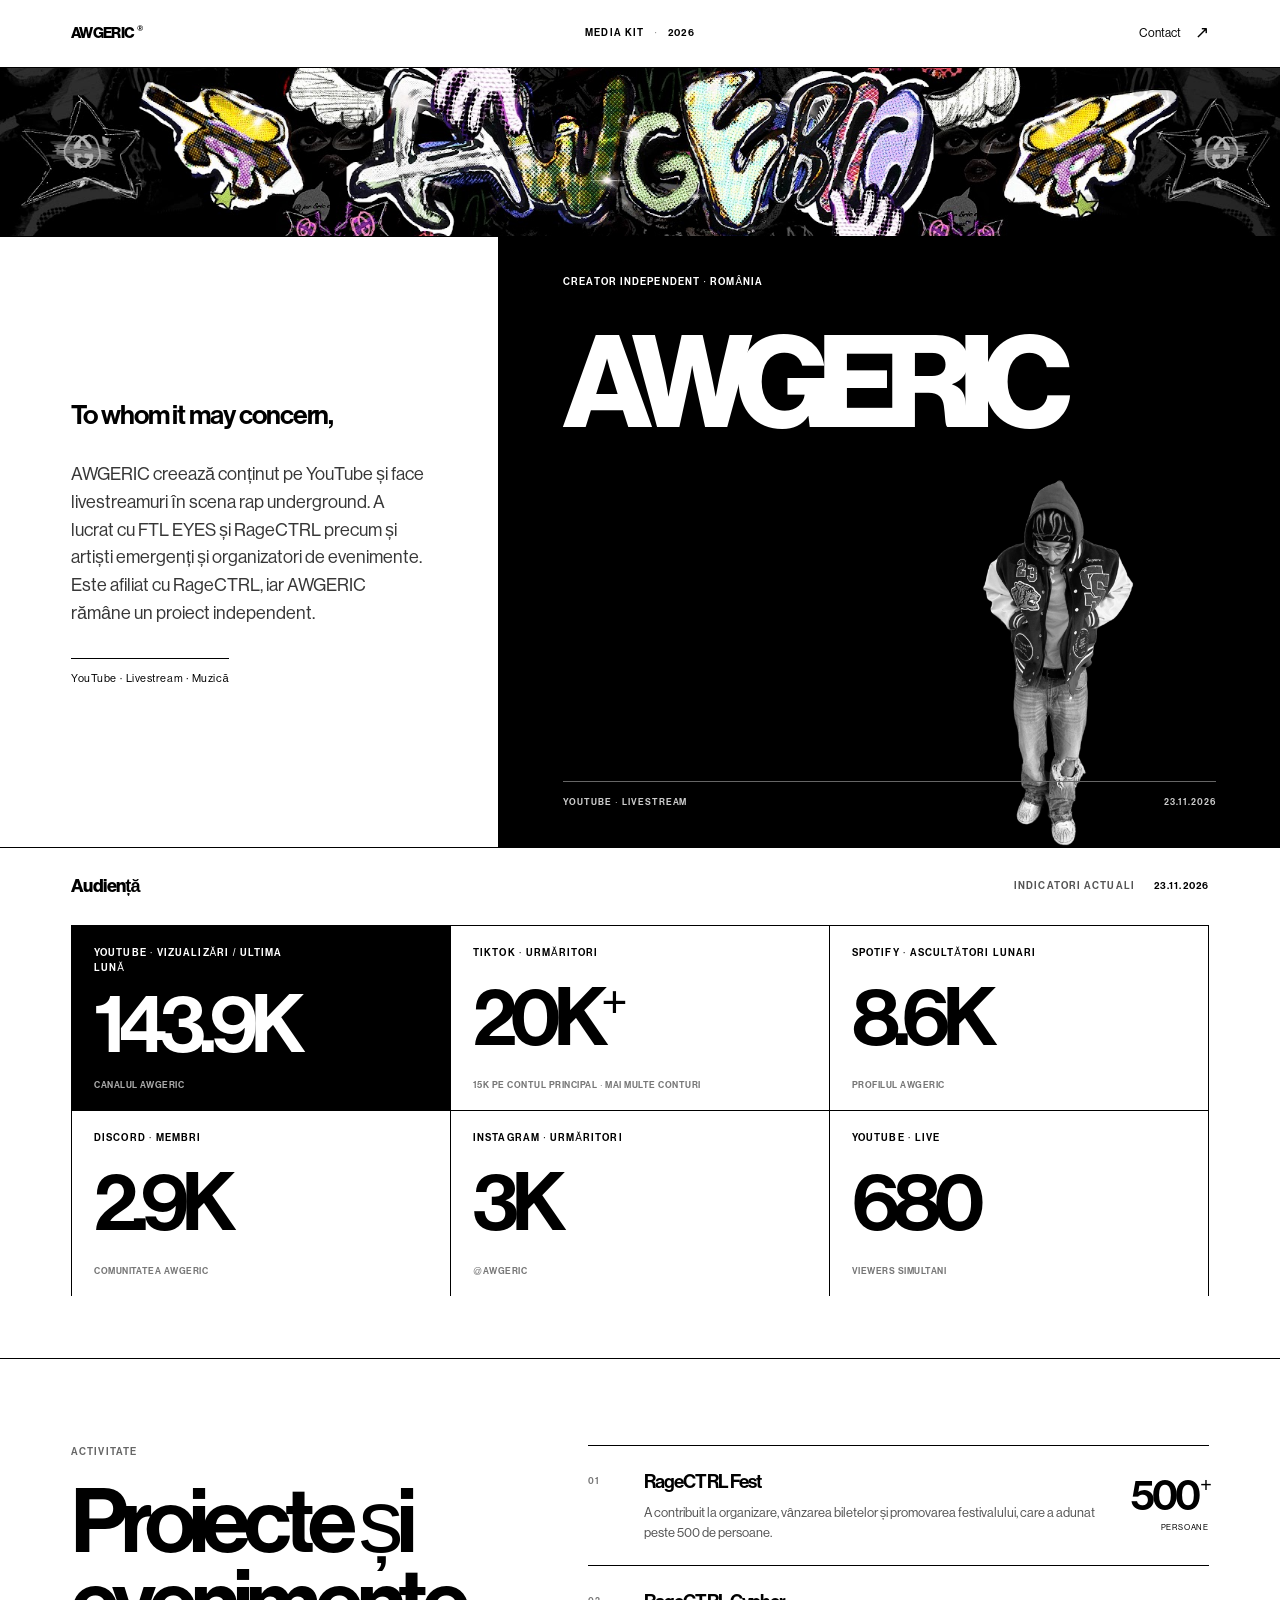
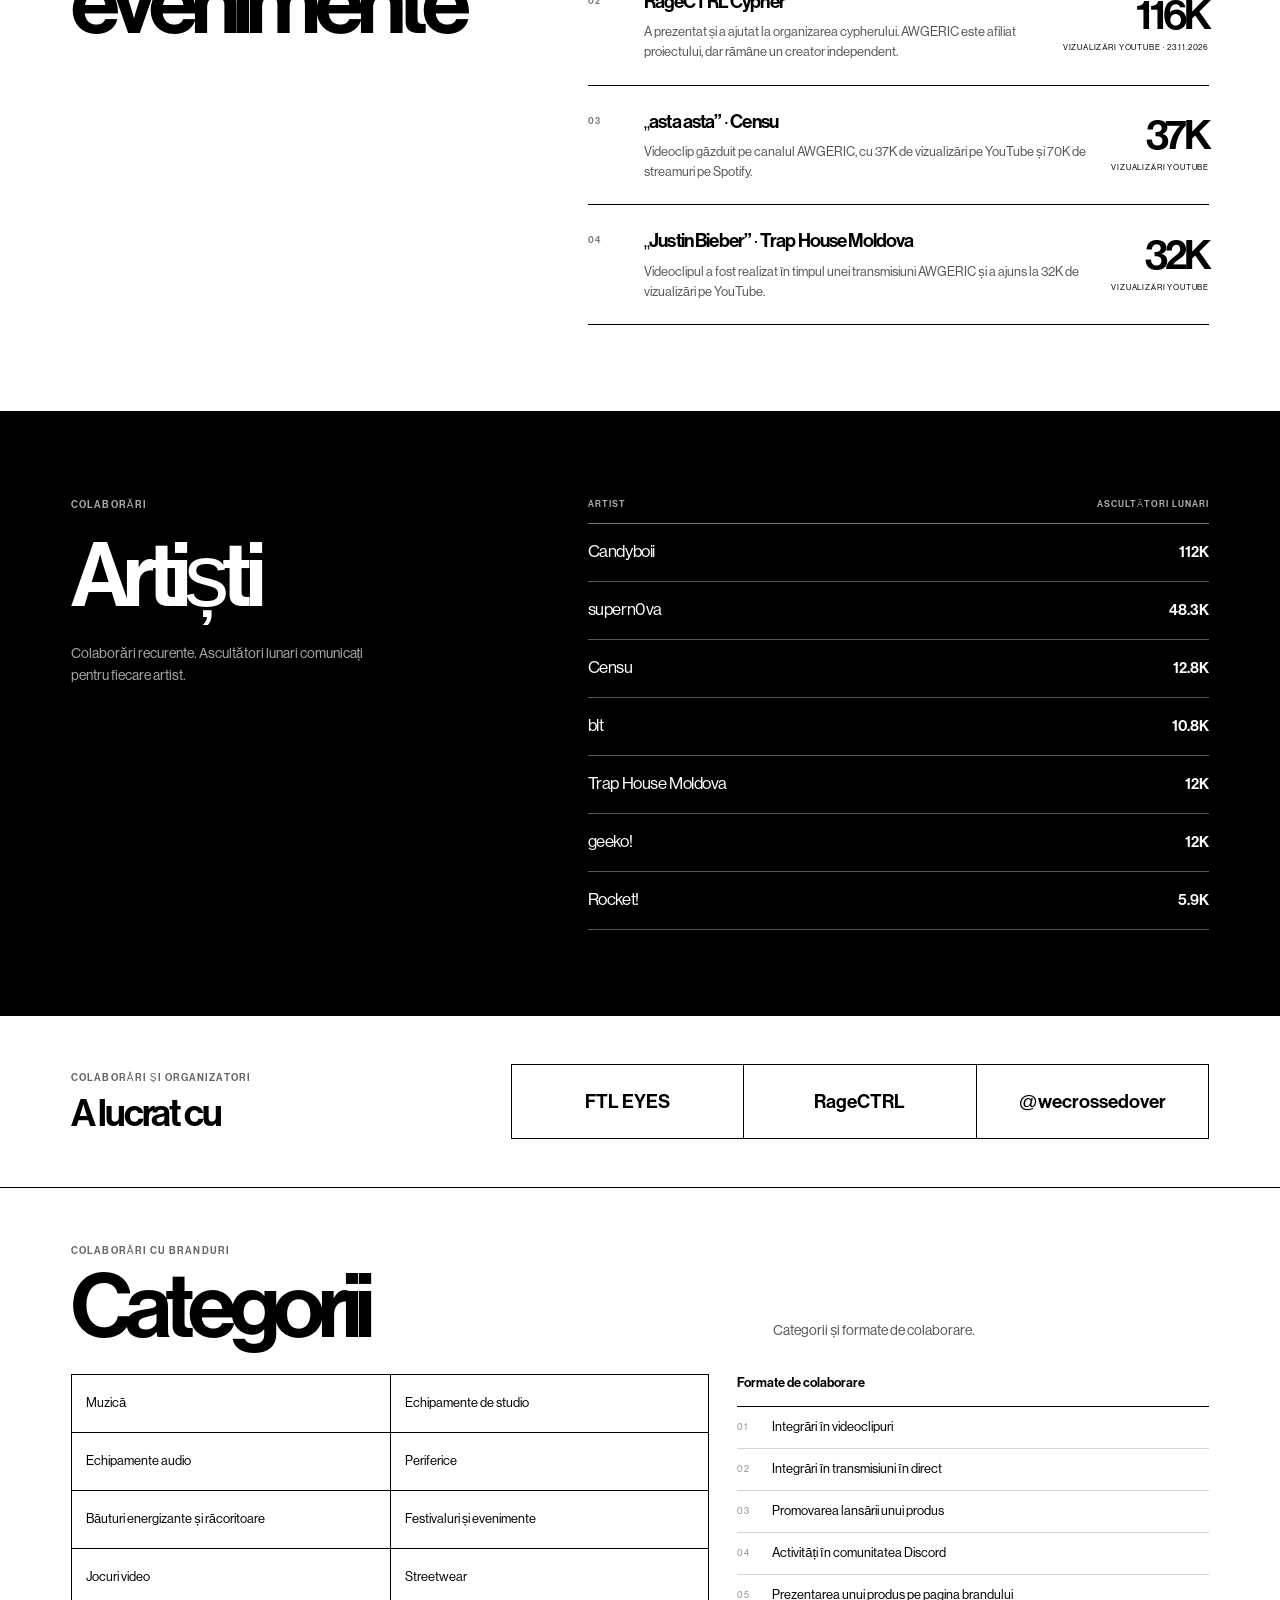
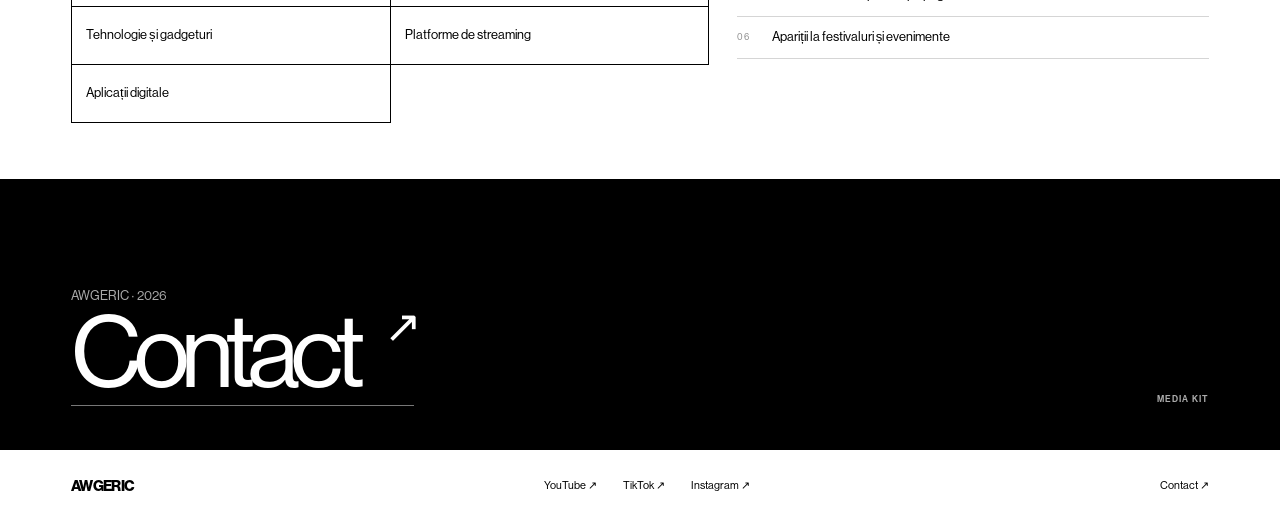
<file: index.html>
<!doctype html>
<html lang="ro">
<head>
  <meta charset="utf-8">
  <meta name="viewport" content="width=device-width, initial-scale=1">
  <meta name="theme-color" content="#ffffff">
  <meta name="description" content="AWGERIC. Creator de conținut, muzică și cultură digitală. Media kit 2026.">
  <title>AWGERIC · Media kit</title>
  <link rel="stylesheet" href="assets/site.css">
  <script src="assets/site.js" defer></script>
</head>
<body>
  <header class="masthead">
    <a class="wordmark" href="index.html" aria-label="AWGERIC, pagina principală">AWGERIC<span>®</span></a>
    <span class="masthead-note">MEDIA KIT <span>·</span> 2026</span>
    <a class="masthead-contact" href="contact.html">Contact <b aria-hidden="true">↗</b></a>
  </header>

  <main>
    <div class="banner" role="img" aria-label="Bannerul AWGERIC"></div>

    <section class="intro" aria-labelledby="name">
      <div class="intro-copy">
        <p class="salutation">To whom it may concern,</p>
        <p class="intro-text">AWGERIC creează conținut pe YouTube și face livestreamuri în scena rap underground. A lucrat cu FTL EYES și RageCTRL precum și artiști emergenți și organizatori de evenimente. Este afiliat cu RageCTRL, iar AWGERIC rămâne un proiect independent.</p>
        <p class="intro-note">YouTube · Livestream · Muzică</p>
      </div>
      <div class="intro-title">
        <p class="kicker">Creator independent · România</p>
        <h1 id="name">AWGERIC</h1>
        <img src="assets/475965261_17990730968772916_8126291579410344251_n..png" alt="Decupaj transparent AWGERIC" class="creator-cutout">
        <div class="title-caption"><span>YouTube · Livestream</span><span>23.11.2026</span></div>
      </div>
    </section>

    <section class="audience" id="audienta" aria-labelledby="audience-heading">
      <div class="section-bar"><h2 id="audience-heading">Audiență</h2><p>Indicatori actuali <span>23.11.2026</span></p></div>
      <div class="audience-grid">
        <article class="metric metric-dark"><span class="metric-label">YouTube · vizualizări / ultima lună</span><strong>143.9K</strong><span class="metric-foot">Canalul AWGERIC</span></article>
        <article class="metric"><span class="metric-label">TikTok · urmăritori</span><strong>20K<span>+</span></strong><span class="metric-foot">15K pe contul principal · mai multe conturi</span></article>
        <article class="metric"><span class="metric-label">Spotify · ascultători lunari</span><strong>8.6K</strong><span class="metric-foot">Profilul AWGERIC</span></article>
        <article class="metric"><span class="metric-label">Discord · membri</span><strong>2.9K</strong><span class="metric-foot">Comunitatea AWGERIC</span></article>
        <article class="metric"><span class="metric-label">Instagram · urmăritori</span><strong>3K</strong><span class="metric-foot">@awgeric</span></article>
        <article class="metric metric-wide"><span class="metric-label">YouTube · live</span><strong>680</strong><span class="metric-foot">viewers simultani</span></article>
      </div>
    </section>

    <section class="projects" id="proiecte" aria-labelledby="projects-heading">
      <div class="project-heading"><p class="kicker">Activitate</p><h2 id="projects-heading">Proiecte și<br>evenimente</h2></div>
      <div class="project-list">
        <article class="project-row"><span class="project-no">01</span><div><h3>RageCTRL Fest</h3><p>A contribuit la organizare, vânzarea biletelor și promovarea festivalului, care a adunat peste 500 de persoane.</p></div><span class="project-mark">500<span>+</span><small>persoane</small></span></article>
        <article class="project-row"><span class="project-no">02</span><div><h3>RageCTRL Cypher</h3><p>A prezentat și a ajutat la organizarea cypherului. AWGERIC este afiliat proiectului, dar rămâne un creator independent.</p></div><span class="project-mark">116K<small>vizualizări YouTube · 23.11.2026</small></span></article>
        <article class="project-row"><span class="project-no">03</span><div><h3>„asta asta” · Censu</h3><p>Videoclip găzduit pe canalul AWGERIC, cu 37K de vizualizări pe YouTube și 70K de streamuri pe Spotify.</p></div><span class="project-mark">37K<small>vizualizări YouTube</small></span></article>
        <article class="project-row"><span class="project-no">04</span><div><h3>„Justin Bieber” · Trap House Moldova</h3><p>Videoclipul a fost realizat în timpul unei transmisiuni AWGERIC și a ajuns la 32K de vizualizări pe YouTube.</p></div><span class="project-mark">32K<small>vizualizări YouTube</small></span></article>
      </div>
    </section>

    <section class="artists" aria-labelledby="artists-heading">
      <div class="artists-intro"><p class="kicker">Colaborări</p><h2 id="artists-heading">Artiști</h2><p>Colaborări recurente. Ascultători lunari comunicați pentru fiecare artist.</p></div>
      <div class="artist-table">
        <div class="artist-table-head"><span>Artist</span><span>Ascultători lunari</span></div>
        <div class="artist-line"><span>Candyboii</span><strong>112K</strong></div>
        <div class="artist-line"><span>supern0va</span><strong>48.3K</strong></div>
        <div class="artist-line"><span>Censu</span><strong>12.8K</strong></div>
        <div class="artist-line"><span>blt</span><strong>10.8K</strong></div>
        <div class="artist-line"><span>Trap House Moldova</span><strong>12K</strong></div>
        <div class="artist-line"><span>geeko!</span><strong>12K</strong></div>
        <div class="artist-line"><span>Rocket!</span><strong>5.9K</strong></div>
      </div>
    </section>

    <section class="collaborators" aria-labelledby="collaborators-heading">
      <div class="collaborators-title"><p class="kicker">Colaborări și organizatori</p><h2 id="collaborators-heading">A lucrat cu</h2></div>
      <div class="collaborator-names"><span>FTL EYES</span><span>RageCTRL</span><span>@wecrossedover</span></div>
    </section>

    <section class="work" aria-labelledby="work-heading">
      <div class="work-header"><p class="kicker">Colaborări cu branduri</p><h2 id="work-heading">Categorii</h2><p>Categorii și formate de colaborare.</p></div>
      <div class="work-content">
        <div class="categories" aria-label="Categorii de brand">
          <span>Muzică</span><span>Echipamente de studio</span><span>Echipamente audio</span><span>Periferice</span><span>Băuturi energizante și răcoritoare</span><span>Festivaluri și evenimente</span><span>Jocuri video</span><span>Streetwear</span><span>Tehnologie și gadgeturi</span><span>Platforme de streaming</span><span>Aplicații digitale</span>
        </div>
        <div class="formats"><h3>Formate de colaborare</h3><ol><li>Integrări în videoclipuri</li><li>Integrări în transmisiuni în direct</li><li>Promovarea lansării unui produs</li><li>Activități în comunitatea Discord</li><li>Prezentarea unui produs pe pagina brandului</li><li>Apariții la festivaluri și evenimente</li></ol></div>
      </div>
    </section>

    <section class="closing">
      <p>AWGERIC · 2026</p>
      <a href="contact.html">Contact <span aria-hidden="true">↗</span></a>
      <span class="closing-index">MEDIA KIT</span>
    </section>
  </main>

  <footer class="footer"><a class="footer-name" href="index.html">AWGERIC</a><nav aria-label="Canale sociale"><a href="https://www.youtube.com/@ericawg" target="_blank" rel="noreferrer">YouTube ↗</a><a href="https://www.tiktok.com/@awgeric" target="_blank" rel="noreferrer">TikTok ↗</a><a href="https://www.instagram.com/awgeric/" target="_blank" rel="noreferrer">Instagram ↗</a></nav><a href="contact.html">Contact ↗</a></footer>
</body>
</html>
</file>
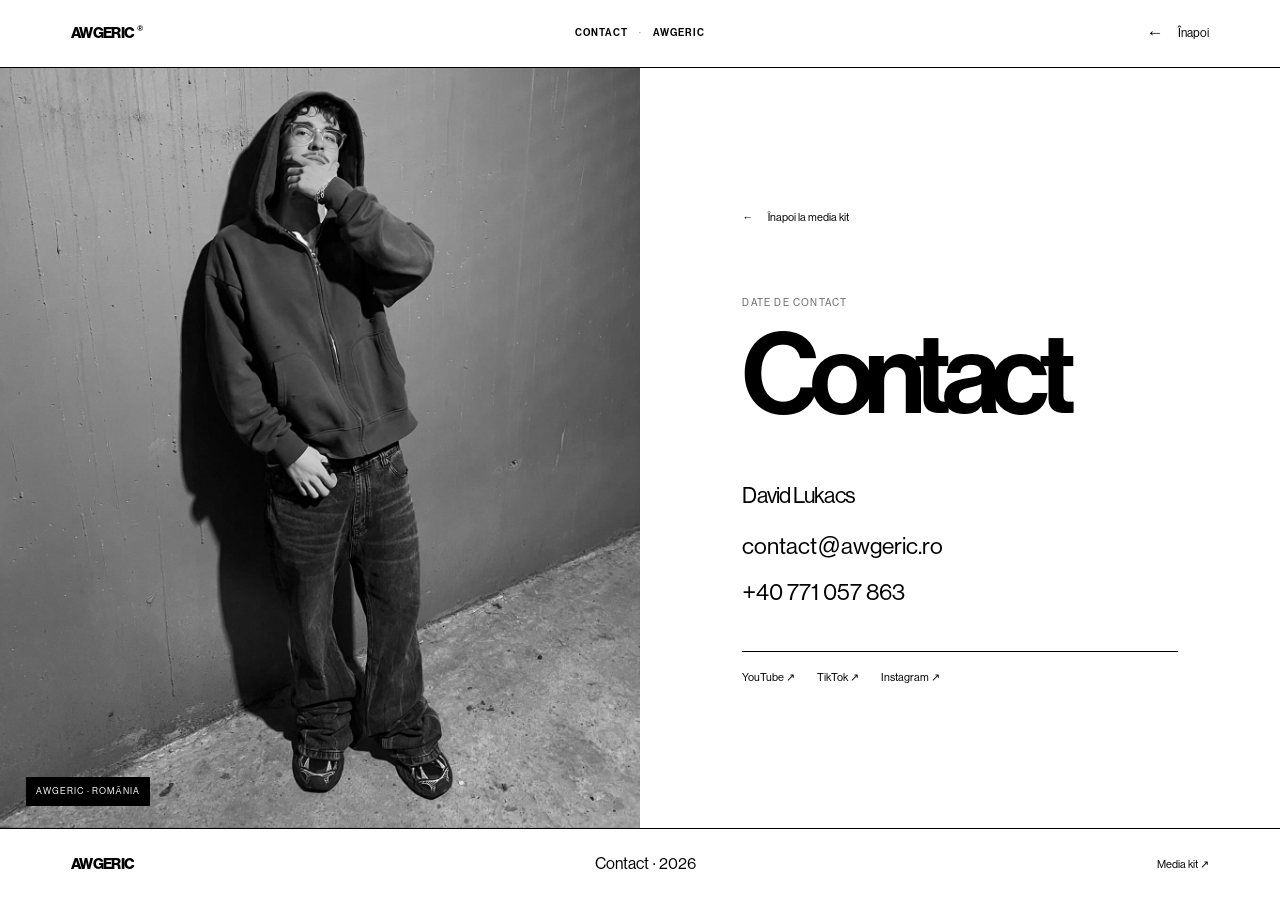
<file: contact.html>
<!doctype html>
<html lang="ro">
<head>
  <meta charset="utf-8">
  <meta name="viewport" content="width=device-width, initial-scale=1">
  <meta name="theme-color" content="#ffffff">
  <meta name="description" content="Contact pentru colaborări cu AWGERIC.">
  <title>AWGERIC · Contact</title>
  <link rel="stylesheet" href="assets/site.css">
  <script src="assets/site.js" defer></script>
</head>
<body>
  <header class="masthead">
    <a class="wordmark" href="index.html" aria-label="AWGERIC, pagina principală">AWGERIC<span>®</span></a>
    <span class="masthead-note">CONTACT <span>·</span> AWGERIC</span>
    <a class="masthead-contact" href="index.html"><b aria-hidden="true">←</b> Înapoi</a>
  </header>
  <main class="contact-main">
    <div class="contact-photo"><img src="assets/awgeric-portrait.jpg" alt="AWGERIC"><span class="contact-photo-label">AWGERIC · ROMÂNIA</span></div>
    <section class="contact-details" aria-labelledby="contact-heading">
      <a class="contact-back" href="index.html"><span aria-hidden="true">←</span> Înapoi la media kit</a>
      <p class="contact-kicker">Date de contact</p>
      <h1 id="contact-heading">Contact</h1>
      <p class="contact-name">David Lukacs</p>
      <div class="contact-methods">
        <a href="mailto:contact@awgeric.ro">contact@awgeric.ro</a>
        <a href="tel:+40771057863">+40 771 057 863</a>
      </div>
      <nav class="contact-socials" aria-label="Canale sociale">
        <a href="https://www.youtube.com/@ericawg" target="_blank" rel="noreferrer">YouTube ↗</a>
        <a href="https://www.tiktok.com/@awgeric" target="_blank" rel="noreferrer">TikTok ↗</a>
        <a href="https://www.instagram.com/awgeric/" target="_blank" rel="noreferrer">Instagram ↗</a>
      </nav>
    </section>
  </main>
  <footer class="footer contact-footer"><a class="footer-name" href="index.html">AWGERIC</a><span>Contact · 2026</span><a href="index.html">Media kit ↗</a></footer>
</body>
</html>
</file>
<file: assets/site.css>
@font-face{font-family:NeueHaas;src:url("fonts/NeueHaasGrotDisp-55Roman-Trial.otf") format("opentype");font-style:normal;font-weight:400;font-display:swap}
@font-face{font-family:NeueHaas;src:url("fonts/NeueHaasGrotDisp-65Medium-Trial.otf") format("opentype");font-style:normal;font-weight:500 600;font-display:swap}
@font-face{font-family:NeueHaas;src:url("fonts/NeueHaasGrotDisp-75Bold-Trial.otf") format("opentype");font-style:normal;font-weight:700 900;font-display:swap}
:root{--black:#000;--white:#fff;--gray:#777;--line:#d5d5d5;--gutter:clamp(20px,5.55vw,80px);--font:"NeueHaas","Helvetica Neue",Arial,sans-serif}
*{box-sizing:border-box}
html{scroll-behavior:smooth;scroll-padding-top:20px}
body{margin:0;background:var(--white);color:var(--black);font:16px/1.45 var(--font);-webkit-font-smoothing:antialiased}
a{color:inherit}
.masthead{height:68px;padding:0 var(--gutter);display:grid;grid-template-columns:1fr 1fr 1fr;align-items:center;border-bottom:1px solid var(--black)}
.wordmark,.footer-name{font-size:15px;font-weight:700;letter-spacing:-.045em;text-decoration:none}.wordmark span{font-size:8px;vertical-align:top;margin-left:3px}
.masthead-note,.kicker,.section-bar p,.metric-label,.metric-foot,.title-caption,.project-no,.artist-table-head,.closing-index{font-size:10px;font-weight:500;letter-spacing:.11em;text-transform:uppercase}
.masthead-note{text-align:center}.masthead-note span{padding:0 7px;color:#888}
.masthead-contact{justify-self:end;display:flex;align-items:center;gap:14px;font-size:12px;text-decoration:none}.masthead-contact b{font-size:17px;font-weight:400}
.banner{height:clamp(88px,13.2vw,186px);background:#050505 url("awgeric-banner.jpg") center 48%/cover no-repeat;border-bottom:1px solid var(--black)}
.intro{display:grid;grid-template-columns: minmax(240px,.78fr) minmax(0,1.22fr);min-height:610px;border-bottom:1px solid var(--black)}
.intro-copy{padding:clamp(32px,6vw,84px) clamp(24px,5.55vw,80px);display:flex;flex-direction:column;align-items:flex-start;justify-content:center;border-right:1px solid var(--black)}
.salutation{margin:0 0 25px;font-size:clamp(18px,2.1vw,27px);font-weight:500;letter-spacing:-.04em}
.intro-text{max-width:390px;margin:0;color:#373737;font-size:clamp(15px,1.45vw,18px);line-height:1.55}
.intro-note{margin:30px 0 0;padding-top:12px;border-top:1px solid var(--black);font-size:11px;letter-spacing:.05em}
.intro-title{position:relative;min-height:610px;padding:38px clamp(25px,5vw,72px);display:flex;flex-direction:column;justify-content:space-between;overflow:hidden;background:var(--black);color:var(--white)}
.kicker{position:relative;z-index:2;margin:0;color:inherit}
.intro-title h1{position:relative;z-index:2;width:fit-content;max-width:100%;margin:40px 0 auto;font-size:clamp(64px,10vw,138px);line-height:.9;letter-spacing:-.095em;font-weight:700}
.creator-cutout{position:absolute;right:6%;bottom:0;width:48%;height:72%;object-fit:contain;object-position:center bottom;filter:grayscale(1)}
.title-caption{position:relative;z-index:2;display:flex;justify-content:space-between;gap:14px;padding-top:14px;border-top:1px solid #666;color:#ccc;font-size:9px}
.audience{padding:0 var(--gutter) 62px;border-bottom:1px solid var(--black)}
.section-bar{height:78px;display:flex;align-items:center;justify-content:space-between;border-bottom:1px solid var(--black)}
.section-bar h2{margin:0;font-size:18px;letter-spacing:-.035em}.section-bar p{margin:0;color:#555}.section-bar p span{padding-left:16px;color:var(--black)}
.audience-grid{display:grid;grid-template-columns:repeat(6,minmax(0,1fr));border-left:1px solid var(--black)}
.metric{grid-column:span 2;min-height:185px;padding:20px 22px 18px;display:flex;flex-direction:column;justify-content:space-between;border-right:1px solid var(--black);border-bottom:1px solid var(--black)}
.metric:nth-child(4),.metric:nth-child(5),.metric:nth-child(6){border-bottom:0}
.metric-dark{background:var(--black);color:var(--white)}
.metric-label{max-width:220px;line-height:1.5}.metric strong{font-size:clamp(45px,6.3vw,82px);line-height:.9;letter-spacing:-.085em;font-weight:500}.metric strong span{font-size:.55em;vertical-align:top;letter-spacing:-.04em}
.metric-foot{color:#777;font-size:9px;letter-spacing:.055em}.metric-dark .metric-foot{color:#aaa}
.projects{display:grid;grid-template-columns:minmax(240px,.8fr) minmax(0,1.2fr);padding:86px var(--gutter);gap:clamp(40px,8vw,120px);border-bottom:1px solid var(--black)}
.project-heading .kicker,.artists-intro .kicker,.work-header .kicker{margin:0 0 25px;color:#666}
.project-heading h2,.artists-intro h2,.work-header h2{margin:0;font-size:clamp(48px,7vw,90px);line-height:.9;letter-spacing:-.075em;font-weight:500}
.project-list{border-top:1px solid var(--black)}
.project-row{display:grid;grid-template-columns:38px minmax(0,1fr) minmax(76px,auto);gap:18px;align-items:start;padding:22px 0;border-bottom:1px solid var(--black)}
.project-no{padding-top:7px;color:#777;font-size:9px}
.project-row h3{margin:0 0 7px;font-size:19px;letter-spacing:-.045em;font-weight:500}.project-row p{max-width:560px;margin:0;color:#555;font-size:13px;line-height:1.55}
.project-mark{align-self:center;text-align:right;font-size:clamp(25px,3.5vw,41px);line-height:.9;letter-spacing:-.07em;font-weight:500;text-decoration:none;white-space:nowrap}.project-mark span{font-size:.48em;vertical-align:top;margin-left:2px}.project-mark small{display:block;margin-top:8px;font-size:8px;line-height:1.2;letter-spacing:.1em;text-transform:uppercase;font-weight:400}.project-link:hover{text-decoration:underline;text-underline-offset:5px}.project-word{font-size:20px;letter-spacing:.01em;font-weight:700}
.artists{display:grid;grid-template-columns:minmax(240px,.8fr) minmax(0,1.2fr);gap:clamp(40px,8vw,120px);padding:86px var(--gutter);background:var(--black);color:var(--white)}
.artists-intro .kicker{color:#aaa}.artists-intro>p:last-child{max-width:320px;margin:26px 0 0;color:#aaa;font-size:14px;line-height:1.55}
.artist-table-head,.artist-line{display:grid;grid-template-columns:1fr auto;align-items:center}.artist-table-head{padding:0 0 12px;border-bottom:1px solid #777;color:#aaa;font-size:9px}.artist-line{min-height:58px;border-bottom:1px solid #555}.artist-line>span{font-size:17px;letter-spacing:-.025em}.artist-line strong{font-size:15px;font-weight:500;font-variant-numeric:tabular-nums}
.collaborators{display:grid;grid-template-columns:minmax(210px,.7fr) minmax(0,1.3fr);gap:clamp(24px,5vw,64px);align-items:center;padding:48px var(--gutter);border-bottom:1px solid var(--black)}
.collaborators-title .kicker{margin:0 0 10px;color:#666}
.collaborators-title h2{margin:0;font-size:clamp(25px,3vw,38px);line-height:1;letter-spacing:-.055em;font-weight:500}
.collaborator-names{display:grid;grid-template-columns:repeat(3,minmax(0,1fr));border-top:1px solid var(--black);border-left:1px solid var(--black)}
.collaborator-names span{min-width:0;min-height:74px;padding:12px;display:flex;align-items:center;justify-content:center;border-right:1px solid var(--black);border-bottom:1px solid var(--black);font-size:clamp(13px,1.5vw,19px);font-weight:500;text-align:center;overflow-wrap:anywhere}
.work{padding:56px var(--gutter);border-bottom:1px solid var(--black)}
.work-header{display:grid;grid-template-columns:minmax(0,1fr) minmax(230px,.65fr);grid-template-rows:auto auto;align-items:end;gap:0 32px;margin-bottom:25px}
.work-header .kicker{grid-column:1;grid-row:1;margin:0 0 10px;color:#666}
.work-header h2{grid-column:1;grid-row:2}
.work-header>p:last-child{grid-column:2;grid-row:2;max-width:360px;margin:0 0 7px;color:#555;font-size:14px;line-height:1.55}
.work-content{display:grid;grid-template-columns:minmax(0,1.15fr) minmax(0,.85fr);gap:28px;align-items:start}
.categories{display:grid;grid-template-columns:repeat(2,minmax(0,1fr));border-top:1px solid var(--black);border-left:1px solid var(--black)}
.categories span{min-height:58px;padding:12px 14px;display:flex;align-items:center;border-right:1px solid var(--black);border-bottom:1px solid var(--black);font-size:13px;line-height:1.3}
.formats{margin-top:0}.formats h3{margin:0;padding:0 0 13px;border-bottom:1px solid var(--black);font-size:13px;font-weight:500}.formats ol{margin:0;padding:0;list-style:none;counter-reset:formats}.formats li{counter-increment:formats;min-height:42px;display:grid;grid-template-columns:35px 1fr;align-items:center;border-bottom:1px solid var(--line);font-size:13px}.formats li::before{content:"0" counter(formats);color:#888;font-size:9px;letter-spacing:.05em}
.closing{min-height:270px;padding:44px var(--gutter);display:grid;grid-template-columns:1fr auto;grid-template-rows:1fr auto;align-items:center;background:var(--black);color:var(--white)}
.closing>p{grid-column:1/-1;align-self:end;margin:0;color:#aaa;font-size:13px}.closing>a{align-self:start;width:fit-content;font-size:clamp(43px,8vw,100px);line-height:1;letter-spacing:-.08em;text-decoration:none;border-bottom:1px solid #777}.closing>a span{font-size:.45em;vertical-align:top;margin-left:18px}.closing>a:hover{border-color:var(--white)}.closing-index{align-self:end;justify-self:end;color:#aaa;font-size:9px}
.footer{min-height:72px;padding:18px var(--gutter);display:flex;align-items:center;justify-content:space-between;gap:20px}.footer nav{display:flex;gap:26px}.footer nav a,.footer>a:last-child{font-size:11px;text-decoration:none}.footer nav a:hover,.footer>a:last-child:hover{text-decoration:underline;text-underline-offset:4px}
.contact-main{min-height:calc(100vh - 140px);display:grid;grid-template-columns:1fr 1fr}.contact-photo{position:relative;min-height:620px;background:var(--black);overflow:hidden}.contact-photo img{width:100%;height:100%;position:absolute;inset:0;object-fit:cover;object-position:center 36%;filter:grayscale(1)}.contact-photo-label{position:absolute;z-index:1;left:26px;bottom:22px;padding:8px 10px;background:#000;color:white;font-size:9px;letter-spacing:.12em;text-transform:uppercase}
.contact-details{padding:clamp(35px,8vw,112px);display:flex;flex-direction:column;justify-content:center}.contact-back{width:fit-content;margin-bottom:70px;font-size:11px;text-decoration:none}.contact-back span{padding-right:12px}.contact-kicker{margin:0 0 20px;color:#666;font-size:10px;letter-spacing:.12em;text-transform:uppercase}.contact-details h1{margin:0 0 55px;font-size:clamp(64px,9vw,112px);line-height:.85;letter-spacing:-.09em;font-weight:500}.contact-name{margin:0 0 18px;font-size:22px;letter-spacing:-.04em}.contact-methods{display:flex;flex-direction:column;align-items:flex-start;gap:12px}.contact-methods a{font-size:clamp(17px,2.2vw,23px);text-decoration:none}.contact-methods a:hover{text-decoration:underline;text-underline-offset:5px}.contact-socials{margin-top:42px;padding-top:18px;display:flex;flex-wrap:wrap;gap:22px;border-top:1px solid var(--black)}.contact-socials a{font-size:11px;text-decoration:none}.contact-socials a:hover{text-decoration:underline;text-underline-offset:4px}.contact-footer{border-top:1px solid var(--black)}
.motion-ready [data-reveal]{opacity:0;transform:translateY(22px);transition:opacity .65s ease,transform .65s cubic-bezier(.2,.7,.2,1)}.motion-ready [data-reveal].is-visible{opacity:1;transform:translateY(0)}
@media(max-width:760px){.masthead{height:58px}.intro{grid-template-columns:1fr}.intro-copy{min-height:330px;border-right:0;border-bottom:1px solid var(--black)}.intro-title{min-height:470px}.intro-title h1{font-size:clamp(58px,15vw,82px);line-height:1}.creator-cutout{right:7%;bottom:0;width:70%;height:72%}.audience-grid{grid-template-columns:repeat(2,minmax(0,1fr))}.metric{grid-column:span 1;min-height:155px;padding:16px}.metric:nth-child(3){border-bottom:1px solid var(--black)}.metric:nth-child(4),.metric:nth-child(5){border-bottom:1px solid var(--black)}.metric:nth-child(6){grid-column:span 2}.projects,.artists{grid-template-columns:1fr;gap:42px;padding-top:62px;padding-bottom:62px}.collaborators{grid-template-columns:1fr;gap:22px;padding-top:38px;padding-bottom:38px}.work{padding-top:44px;padding-bottom:44px}.work-header{grid-template-columns:1fr;grid-template-rows:auto auto auto;gap:0;margin-bottom:22px}.work-header .kicker,.work-header h2,.work-header>p:last-child{grid-column:1}.work-header .kicker{grid-row:1}.work-header h2{grid-row:2}.work-header>p:last-child{grid-row:3;margin:15px 0 0}.work-content{grid-template-columns:1fr;gap:22px}.project-heading h2,.artists-intro h2,.work-header h2{font-size:68px}.closing{min-height:220px}.footer{flex-wrap:wrap}.contact-main{grid-template-columns:1fr}.contact-photo{min-height:54vh;max-height:620px}.contact-details{padding:35px var(--gutter) 60px}.contact-back{margin-bottom:45px}.contact-details h1{margin-bottom:38px}}
@media(max-width:460px){:root{--gutter:20px}.masthead{grid-template-columns:1fr auto}.masthead-note{display:none}.audience{padding-bottom:38px}.section-bar{height:68px}.section-bar p{font-size:8px;letter-spacing:.06em}.section-bar p span{padding-left:7px}.metric{min-height:139px;padding:13px}.metric-label{font-size:9px}.metric strong{font-size:51px}.metric-foot{font-size:8px}.project-row{grid-template-columns:25px minmax(0,1fr) 64px;gap:10px}.project-row h3{font-size:16px}.project-row p{font-size:12px}.project-mark{font-size:24px}.categories{grid-template-columns:1fr}.categories span{min-height:48px}.closing{min-height:190px}.closing>a{font-size:49px}.closing-index{font-size:7px}.footer{justify-content:flex-start;column-gap:20px}.footer nav{order:3;width:100%;gap:18px}.contact-photo{min-height:390px}}
@media(prefers-reduced-motion:reduce){html{scroll-behavior:auto}*,*::before,*::after{animation-duration:.01ms!important;transition-duration:.01ms!important}.motion-ready [data-reveal]{opacity:1;transform:none}}
</file>
